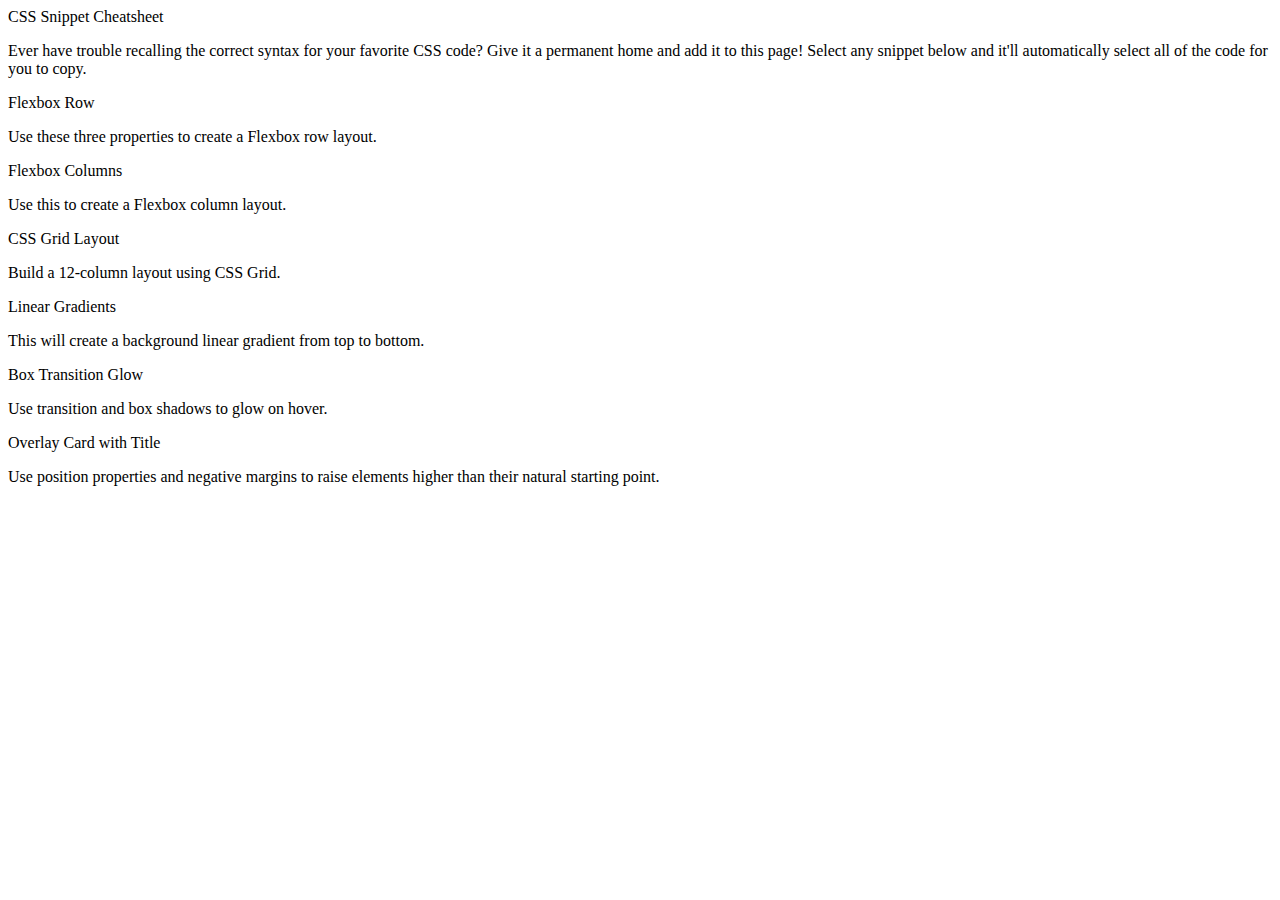
<file: index.html>
<!DOCTYPE html>
<html lang="en">
<head>
    <meta charset="UTF-8">
    <meta name="viewport" content="width=device-width, initial-scale=1.0">
    <title>CSS Cheatsheet</title>
    <link rel="stylesheet"  type="assets/text/css" href="reset.css">
    <link rel="stylesheet"  type="assets/text/css" href="styles.css">
</head>
<body>
  <header id="main-header">CSS Snippet Cheatsheet
      <p>Ever have trouble recalling the correct syntax for your favorite CSS code? Give it a permanent home and add it to  this page! Select any snippet below and it'll automatically select all of the code for you to copy.</p>
  </header> 
  
  <main>
    <section class="card">
        <header>Flexbox Row</header>
        <p>Use these three properties to create a Flexbox row layout.</p>
        <code></code>
    </section>
    <section class="card">
        <header>Flexbox Columns</header>
        <p>Use this to create a Flexbox column layout.</p>
        <code></code>
    </section>
    <section class="card">
        <header>CSS Grid Layout</header>
        <p>Build a 12-column layout using CSS Grid.</p>
        <code></code>
    </section>
    <section class="card">
        <header>Linear Gradients</header>
        <p>This will create a background linear gradient from top to bottom.</p>
        <code></code>
    </section>
    <section class="card">
        <header>Box Transition Glow</header>
        <p>Use transition and box shadows to glow on hover.</p>
        <code></code>
    </section>
    <section class="card">
        <header>Overlay Card with Title</header>
        <p>Use position properties and negative margins to raise elements higher than their natural starting point.</p>
        <code></code>
    </section>
  </main>
  <footer></footer>
</body>
</html>
</file>
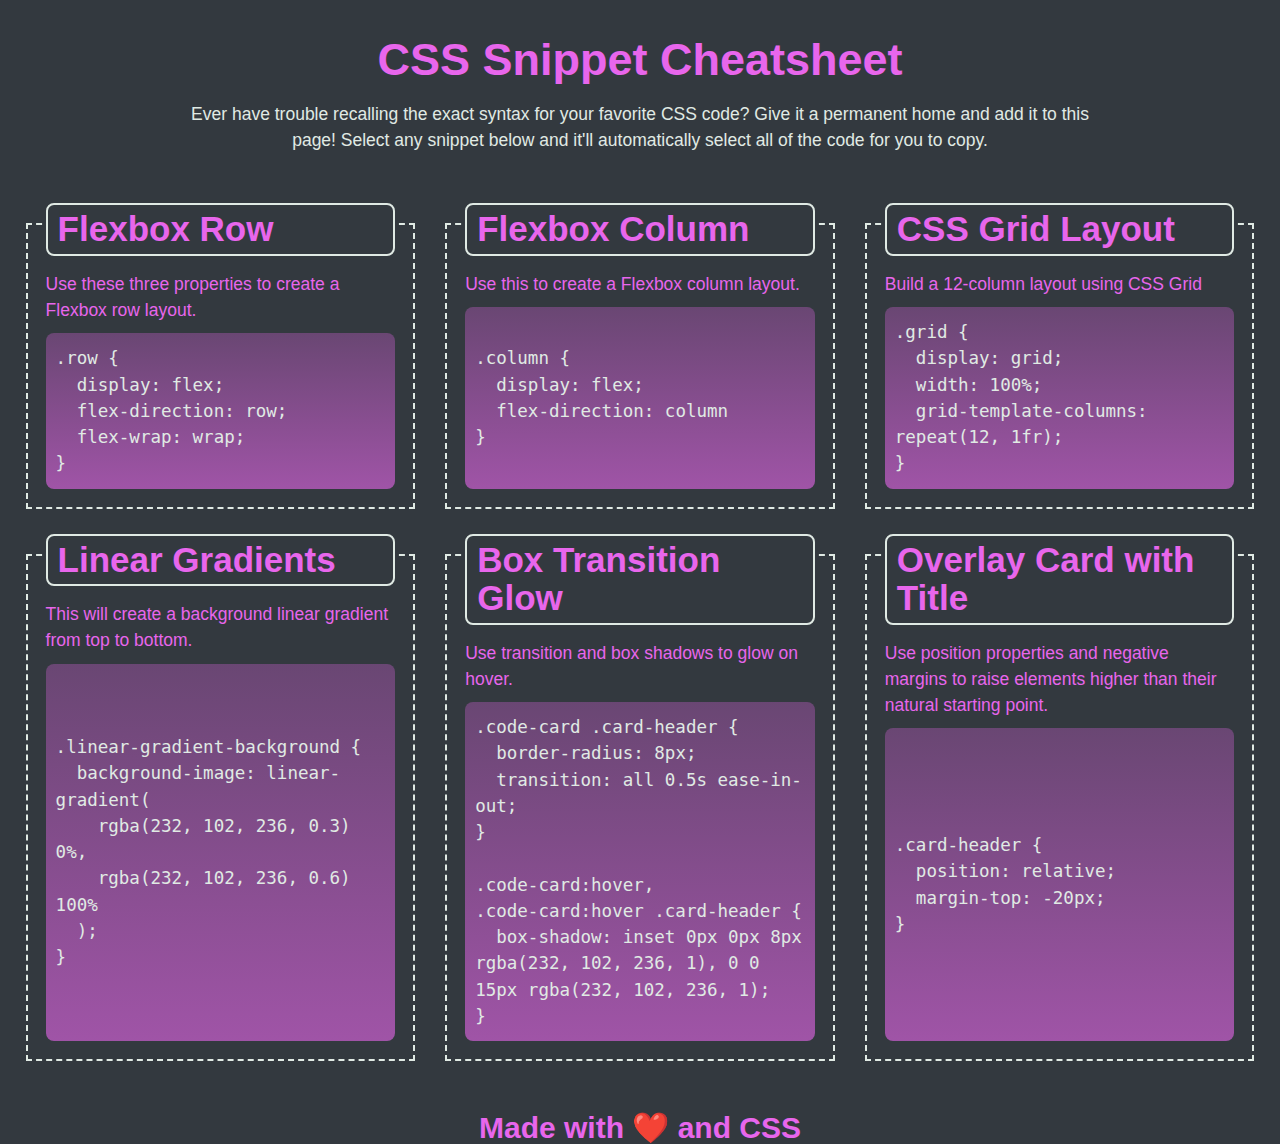
<file: Main/index.html>
<!DOCTYPE html>
<html lang="en">

<head>
  <meta charset="UTF-8">
  <meta name="viewport" content="width=device-width, initial-scale=1.0">
  <title>CSS Snippet Cheatsheet</title>
  <link rel="stylesheet" href="assets/css/reset.css" />
  <link rel="stylesheet" href="./assets/css/style.css" />
</head>

<body>


  <header>
    <h1 class="page-title">
      CSS Snippet Cheatsheet
    </h1>
    <p>
      Ever have trouble recalling the exact syntax for your favorite CSS code? Give it a permanent home and add it to
      this page! Select any snippet below and it'll automatically select all of the code for you to copy.
    </p>
  </header> <!-- end of header -->

  <main>
    <!-- this is the main section calling classes row and justify-center -->
    <!-- row sets the flex properties of main and its children -->
    <!-- justify-center sets the contents of main centered -->
    <section class="row justify-center">
      
      <!-- this div is the first card -->
      <!-- set base column width to be 100% -->
      <!-- card box outside of dotted line -->
      <div class="card-column"> 

        <!-- class code card sets a flexbox column to align and justify content within it -->
        <!-- card box is the dotted line -->
        <!-- class card is settting the font family Consolas -->
        <figure class="card code-card"> 

          <!-- use position and negative margins to move title of card over the card's outline and create an overlap effect -->
          <h2 class="card-header">Flexbox Row</h2>

          <!-- text between card header and code block -->
          <div class="card-body">
            <p>Use these three properties to create a Flexbox row layout.</p>
          </div>
          <!-- with the <pre> element, it counts all spaces literally, so proper code indentation cannot be applied in this case -->
          <!-- code block grows to the height of the largest code block on the page -->
          <!-- pre element displays everything in between exactly as it is typed with spaces and line breaks -->
          <!-- code displays the text as code-->
          <!-- code card pre sets styles to make it so code wraps in <pre> instead of overflowing-->
          <pre class="code-block"><code>.row {
  display: flex;
  flex-direction: row;
  flex-wrap: wrap;
}</code></pre>
        </figure> <!--end of figure first card-->
      </div> <!-- end of div first card -->
      
      <!-- this div is the second card -->
      <div class="card-column"> 
        <figure class="card code-card">
          <h2 class="card-header">Flexbox Column</h2>
          <div class="card-body">
            <p>Use this to create a Flexbox column layout.</p>
          </div>
          <pre class="code-block"><code>.column {
  display: flex;
  flex-direction: column
}</code></pre>
        </figure>
      </div> <!-- end of div second card -->

      <!-- this div is the third card -->
      <div class="card-column">
        <figure class="card code-card">
          <h2 class="card-header">CSS Grid Layout</h2>
          <div class="card-body">
            <p>Build a 12-column layout using CSS Grid</p>
          </div>
          <pre class="code-block"><code>.grid {
  display: grid;
  width: 100%;
  grid-template-columns: repeat(12, 1fr);
}</code></pre>
        </figure>
      </div> <!-- end of div third card -->
      
      <!-- this div is the fourth card-->
      <div class="card-column">
        <figure class="card code-card">
          <h2 class="card-header">Linear Gradients</h2>
          <div class="card-body">
            <p>This will create a background linear gradient from top to bottom.</p>
          </div>
          <pre class="code-block"><code>.linear-gradient-background {
  background-image: linear-gradient(
    rgba(232, 102, 236, 0.3) 0%,
    rgba(232, 102, 236, 0.6) 100%
  );
}</code></pre>
        </figure>
      </div> <!-- end of div fourth card -->
      
      <!-- this div is the fifth card -->
      <div class="card-column">
        <figure class="card code-card">
          <h2 class="card-header">Box Transition Glow</h2>
          <div class="card-body">
            <p>Use transition and box shadows to glow on hover.</p>
          </div>
          <pre class="code-block"><code>.code-card .card-header {
  border-radius: 8px;
  transition: all 0.5s ease-in-out;
}

.code-card:hover,
.code-card:hover .card-header {
  box-shadow: inset 0px 0px 8px rgba(232, 102, 236, 1), 0 0 15px rgba(232, 102, 236, 1);
}</code></pre>
        </figure>
      </div> <!-- end of div fifth card -->

      <!-- this div is the sixth card -->
      <div class="card-column">
        <figure class="card code-card">
          <h2 class="card-header">Overlay Card with Title</h2>
          <div class="card-body">
            <p>Use position properties and negative margins to raise elements higher than their natural starting point.
            </p>
          </div>
          <pre class="code-block"><code>.card-header {
  position: relative;
  margin-top: -20px;
}</code></pre>
        </figure>
      </div> <!-- end of sixth card -->
  
    </section> <!-- end of main section -->
  
  </main> <!-- end of main -->

  <footer>
    <h3>Made with <span role="img" aria-label="heart">❤️</span> and CSS</h3>
  </footer> <!-- end of footer -->

</body>

</html>
</file>
<file: Main/assets/css/style.css>
/* color scheme sourced from http://khroma.co/generator/ */
:root {
  --outer-space: #33393f;
  --bright-turquoise: #2aefcb;
  --gin: #e0eae4;
  --heliotrope: #e866ec;
}

/* set content highlight color and background */
::selection {
  background-color: var(--bright-turquoise);
  color: var(--outer-space);
}

html {
  /* set 1rem to 10px instead of native 16px to make it easier to calculate font-size values for the rest of the page (e.g. 1.6rem is 16px, 2.0rem is 20px, etc.) */
  font-size: 62.5%;
}

body {
  /* Sans Serif font stack is implemented to help select the best font for each type of computer operating system */
  font-family: -apple-system, BlinkMacSystemFont, 'Segoe UI', Roboto, Helvetica,
    Arial, sans-serif, 'Apple Color Emoji', 'Segoe UI Emoji', 'Segoe UI Symbol';

  /* set body font size to 1.75rem, which is 1.75x more than the font-size of 10px, making it 17.5px  */
  font-size: 1.75rem;
  line-height: 1.5;
  color: var(--gin);
  background-color: var(--outer-space);
}

h1,
h2,
h3,
h4,
h5,
h6 {
  margin-bottom: 0.625rem;
  color: var(--heliotrope);
  font-weight: 700;
  line-height: 1.1;
}

h1 {
  /* 4rem = 40px (4 * 10px) */
  font-size: 4rem;
}

h2 {
  font-size: 3.5rem;
}

h3 {
  font-size: 3rem;
}

h4 {
  font-size: 2.5rem;
}

h5 {
  font-size: 2rem;
}

h6 {
  font-size: 1.5rem;
}

p {
  margin-bottom: 1rem;
}

code {
  /* Monospace font stack is used for our code blocks to make it look more like code */
  font-family: Consolas, 'Andale Mono WT', 'Andale Mono', 'Lucida Console',
    'Lucida Sans Typewriter', 'DejaVu Sans Mono', 'Bitstream Vera Sans Mono',
    'Liberation Mono', 'Nimbus Mono L', Monaco, 'Courier New', Courier,
    monospace;
}

header {
  width: 96%;
  margin: 0 auto;
  padding: 2.5rem;
  text-align: center;
}

header h1.page-title {
  padding: 1rem 1.2rem;
  font-size: 4.5rem;
}

main {
  width: 96%;
  margin: 2rem auto;
}

footer {
  margin: 1.5rem;
  text-align: center;
}

/* create our main grid with flexbox, use negative margins to offset the padding on the .card-column class */
.row {
  display: flex;
  flex-wrap: wrap;
  flex-direction: row;
  margin-left: -1.5rem;
  margin-right: -1.5rem;
}

.justify-center {
  justify-content: center;
}

/* using a mobile-first approach, set base column width to be 100% and we'll update it using media queries for larger screen sizes */
.card-column {
  flex: 1 0 100%;
  padding: 1.5rem;
  /* when the screen resizes, make it so our columns don't jump in size */
  transition: flex-basis 500ms linear;
  margin-bottom: 1.5rem;
}

/* make each code card a flexbox column to align and justify content within it */
.code-card {
  display: flex;
  flex-direction: column;
  justify-content: flex-start;
  min-height: 100%;
  padding: 2rem;
  color: var(--heliotrope);

  /* outline is like border, but on the outside of the box instead of inside */
  outline: 2px dashed var(--gin);
  outline-offset: -2px;
  transition: all 0.5s ease-in-out;
}

.code-card .card-header {
  /* use position and negative margins to move title of card over the card's outline and create an overlap effect */
  position: relative;
  margin: -4rem 0 1.5rem 0;
  padding: 0.5rem 1rem;
  background-color: var(--outer-space);
  color: var(--heliotrope);
  border: 2px solid var(--gin);
  border-radius: 8px;
  transition: all 0.5s ease-in-out;
}

/* set an outer and inner drop shadow on the card to create a glowing effect on hover */
.code-card:hover,
.code-card:hover .card-header {
  box-shadow: inset 0px 0px 8px var(--heliotrope), 0 0 15px var(--heliotrope);
}

/* each card's code block grows to the height of the largest code block on the page, making each card even in height */
.code-card .code-block {
  flex-grow: 1;
}

.code-card pre {
  /* set styles to make it so code wraps in <pre> instead of overflowing */
  white-space: pre-wrap;
  overflow: auto;
  tab-size: 4;
  padding: 1.2rem 1rem;
  color: var(--gin);
  border-radius: 8px;
  /* use linear-gradient() function to create a fading background  */
  background-image: linear-gradient(
    rgba(232, 102, 236, 0.3) 0%,
    rgba(232, 102, 236, 0.6) 100%
  );
  display: flex;
  align-items: center;
}

/* on <pre> click, select all contents so the code is highlighted */
.code-card pre:active {
  user-select: all;
}

/* using a mobile-first approach, use `min-width` values going from narrow -> wide for a responsive design */
@media screen and (min-width: 768px) {
  /* on tablets, set columns to only be 50% of the width and not grow */
  .card-column {
    flex: 0 0 50%;
    max-width: 50%;
  }

  /* select the last child to grow to full width if it has space to grow */
  .card-column:last-child {
    flex-grow: 1;
  }
}

/* media query for larger screens */
@media screen and (min-width: 992px) {
  header {
    width: 75%;
  }

  .card-column {
    flex: 0 0 33.333%;
    max-width: 33.333%;
  }
}
</file>
